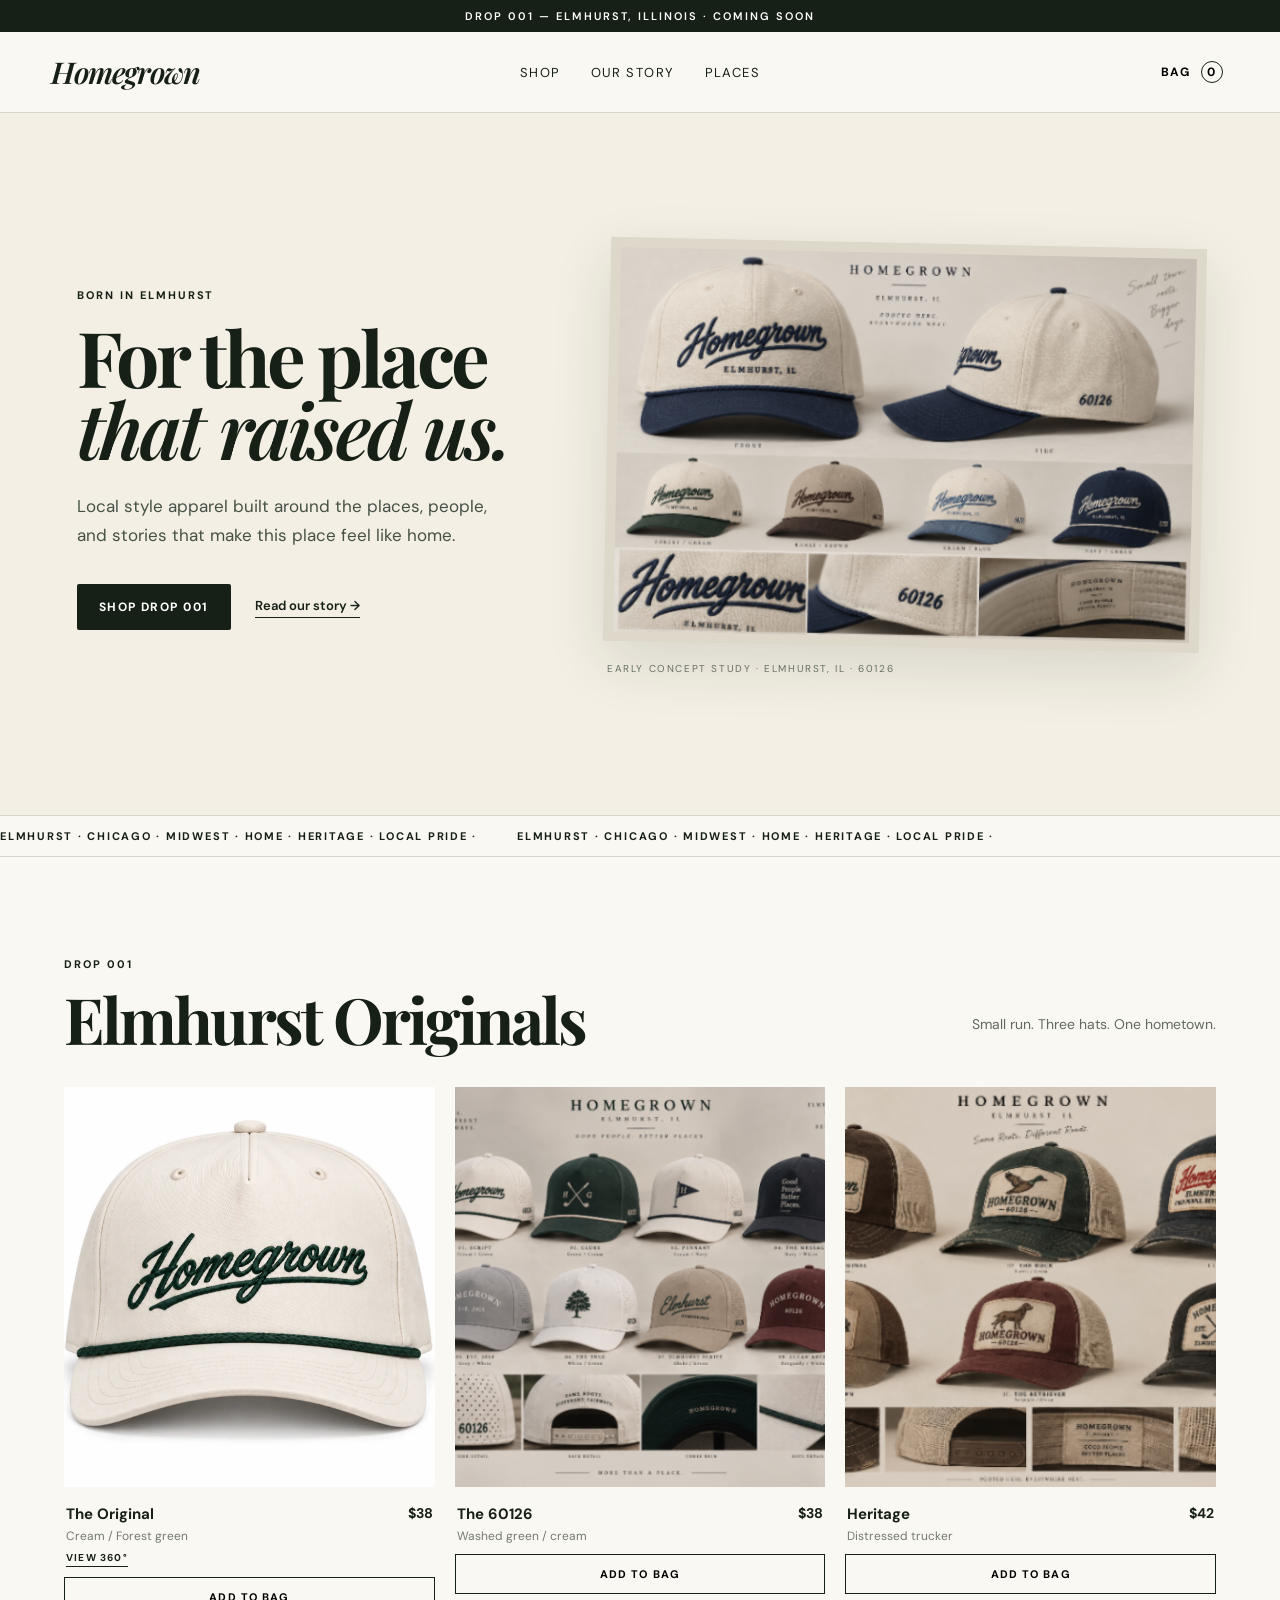
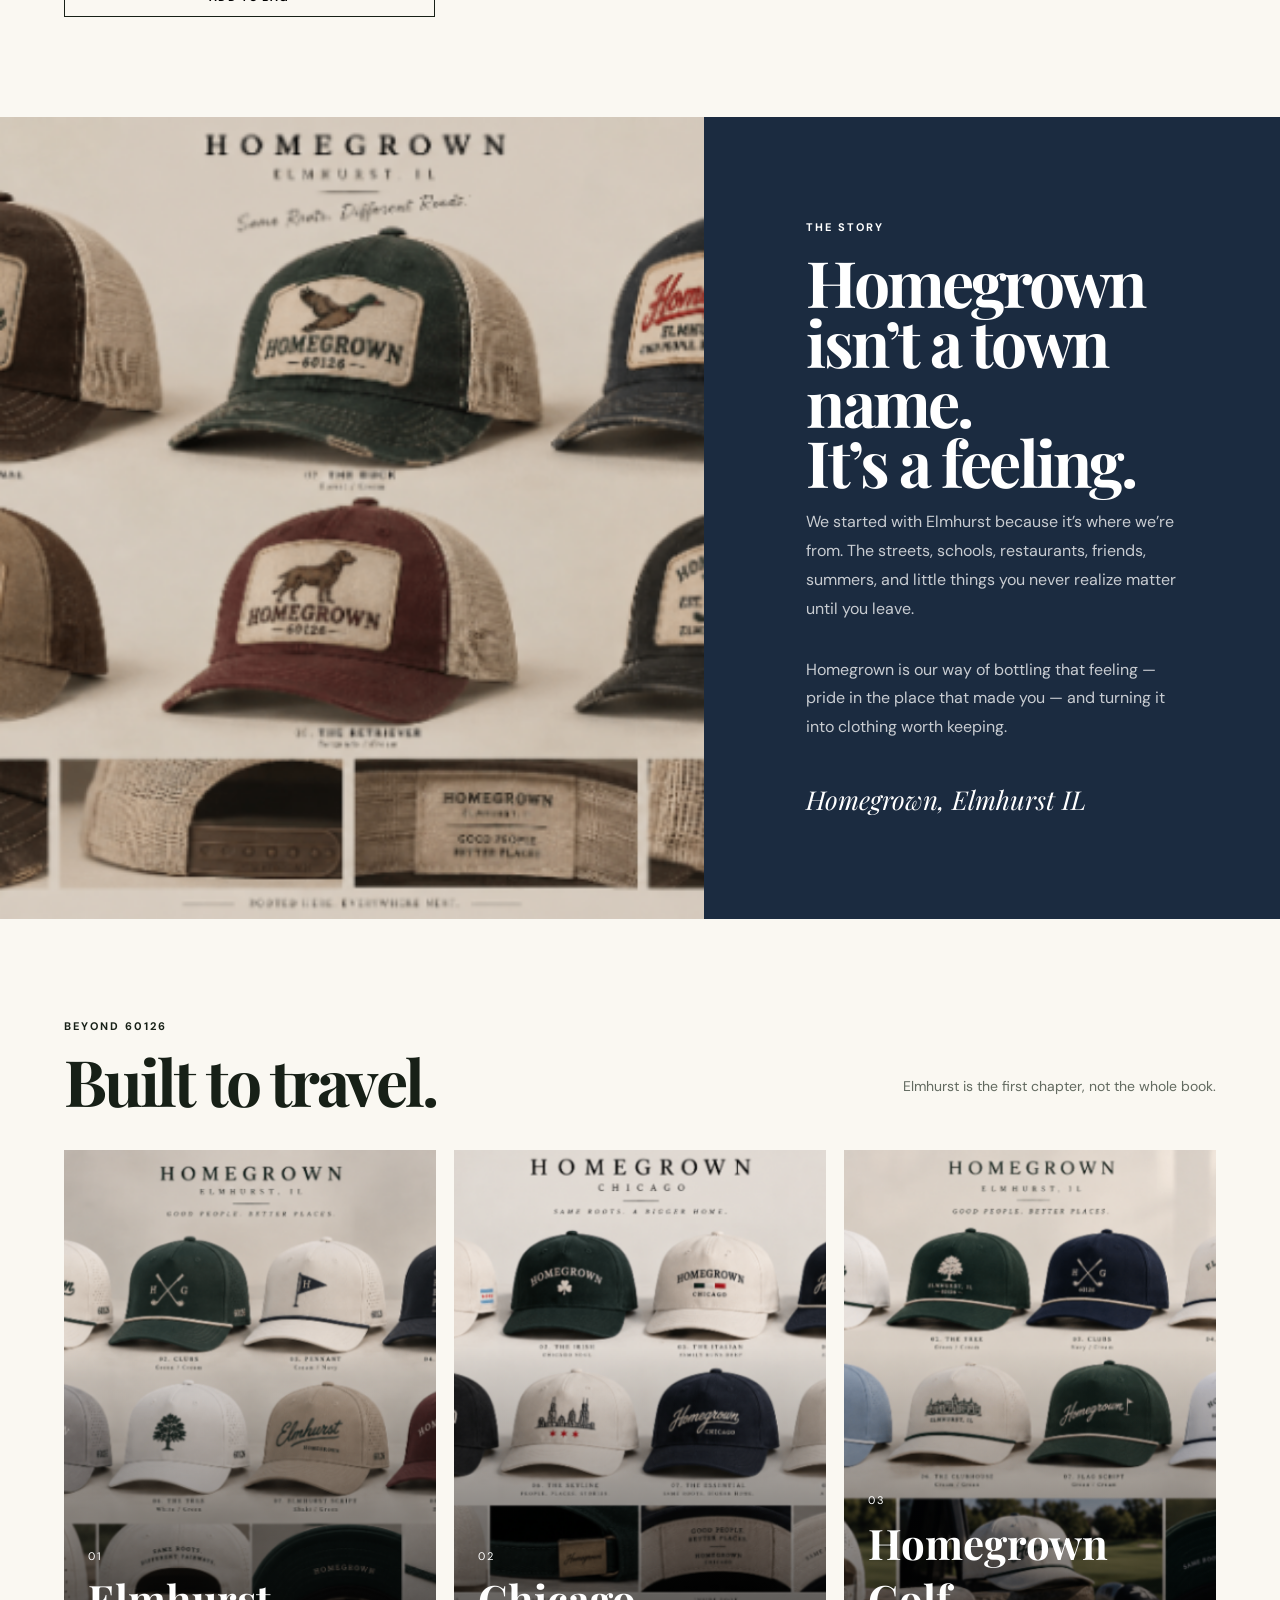
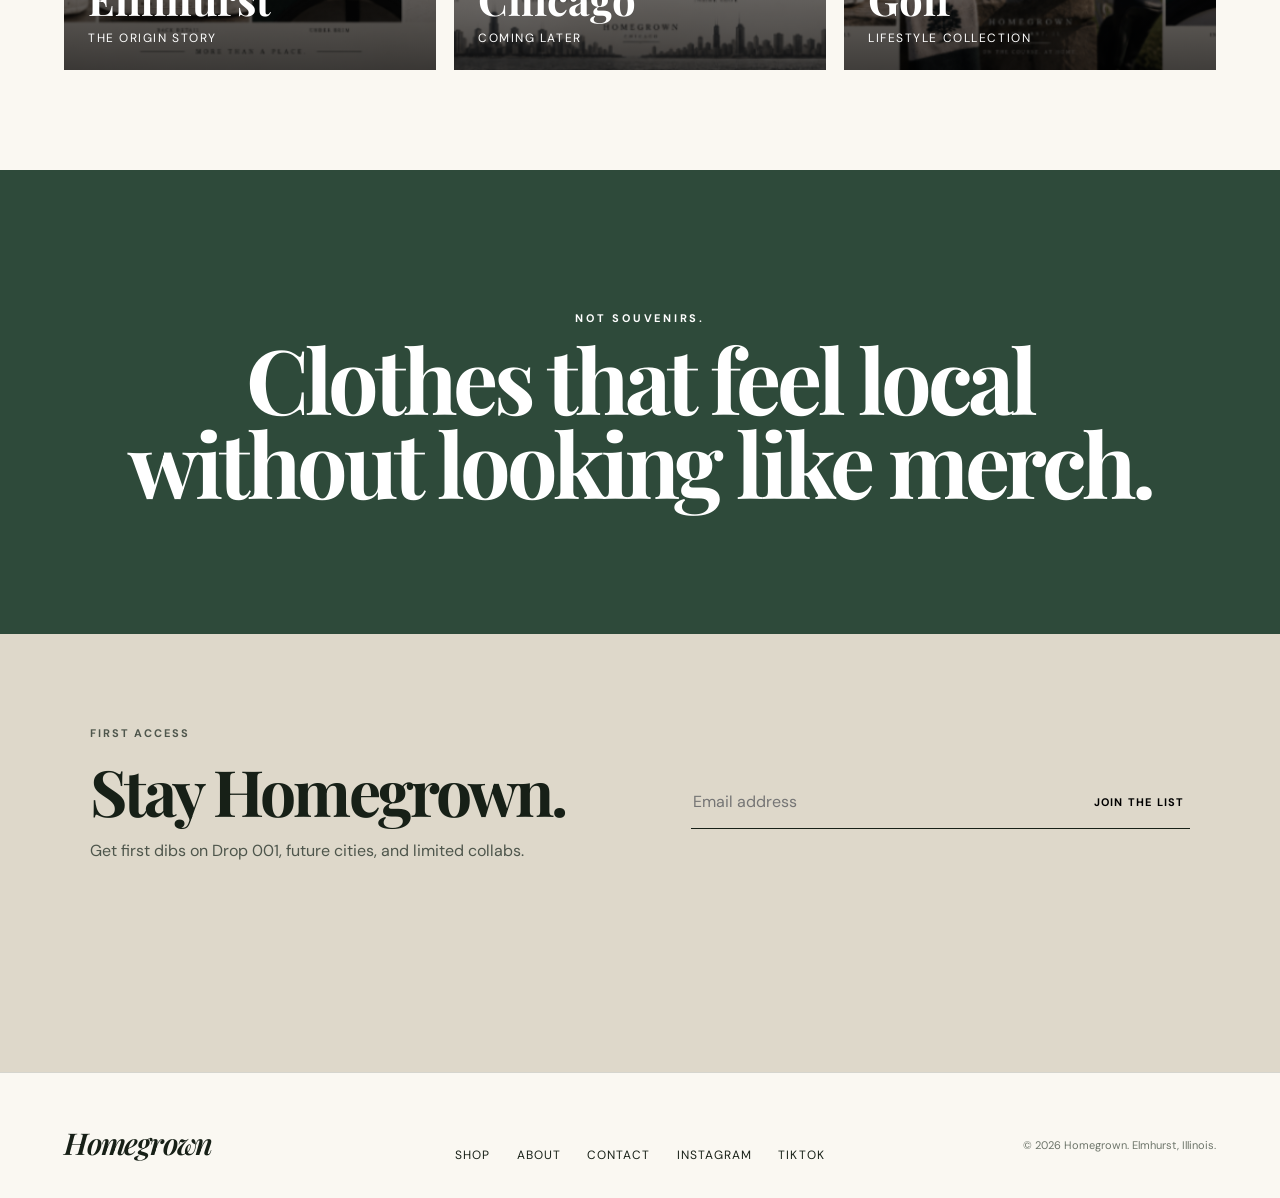
<file: index.html>
<!doctype html>
<html lang="en">
<head>
  <meta charset="utf-8" />
  <meta name="viewport" content="width=device-width,initial-scale=1" />
  <meta name="description" content="Homegrown — For the place that raised us." />
  <title>Homegrown — Drop 001</title>
  <link rel="preconnect" href="https://fonts.googleapis.com">
  <link rel="preconnect" href="https://fonts.gstatic.com" crossorigin>
  <link href="https://fonts.googleapis.com/css2?family=DM+Sans:wght@400;500;600;700&family=Playfair+Display:ital,wght@0,600;1,600&display=swap" rel="stylesheet">
  <link rel="stylesheet" href="styles.css" />
</head>
<body>
  <div class="announcement">DROP 001 — ELMHURST, ILLINOIS · COMING SOON</div>

  <header class="site-header">
    <a class="brand" href="#top" aria-label="Homegrown home">Homegrown</a>
    <nav class="desktop-nav" aria-label="Primary navigation">
      <a href="#shop">Shop</a>
      <a href="#story">Our Story</a>
      <a href="#places">Places</a>
    </nav>
    <button class="cart-button" id="cartButton" aria-label="Open cart">Bag <span id="cartCount">0</span></button>
  </header>

  <main id="top">
    <section class="hero">
      <div class="hero-copy reveal">
        <p class="eyebrow">Born in Elmhurst</p>
        <h1>For the place<br><em>that raised us.</em></h1>
        <p class="hero-sub">Local style apparel built around the places, people, and stories that make this place feel like home.</p>
        <div class="hero-actions">
          <a class="btn btn-dark" href="#shop">Shop Drop 001</a>
          <a class="text-link" href="#story">Read our story →</a>
        </div>
      </div>
      <div class="hero-art reveal delay-1">
        <div class="image-frame hero-frame">
          <img src="assets/original-board.png" alt="Homegrown Elmhurst hat concept board" />
        </div>
        <p class="caption">Early concept study · Elmhurst, IL · 60126</p>
      </div>
    </section>

    <section class="ticker" aria-label="Brand values">
      <div>ELMHURST · CHICAGO · MIDWEST · HOME · HERITAGE · LOCAL PRIDE ·</div>
      <div aria-hidden="true">ELMHURST · CHICAGO · MIDWEST · HOME · HERITAGE · LOCAL PRIDE ·</div>
    </section>

    <section class="section" id="shop">
      <div class="section-heading reveal">
        <div>
          <p class="eyebrow">Drop 001</p>
          <h2>Elmhurst Originals</h2>
        </div>
        <p class="section-note">Small run. Three hats. One hometown.</p>
      </div>

      <div class="product-grid">
        <article class="product-card reveal">
          <a class="product-link" href="product-original.html" aria-label="View The Original and 360 preview"><div class="product-image"><img src="assets/product/the-original-front.webp" alt="The Original Homegrown hat" /></div></a>
          <div class="product-info">
            <div><h3><a href="product-original.html">The Original</a></h3><p>Cream / Forest green</p><a class="view-360-link" href="product-original.html">View 360°</a></div>
            <span>$38</span>
          </div>
          <button class="quick-add" data-product="The Original" data-price="38">Add to bag</button>
        </article>

        <article class="product-card reveal delay-1">
          <div class="product-image"><img src="assets/elmhurst-board.png" alt="The 60126 Homegrown hat concept" /></div>
          <div class="product-info">
            <div><h3>The 60126</h3><p>Washed green / cream</p></div>
            <span>$38</span>
          </div>
          <button class="quick-add" data-product="The 60126" data-price="38">Add to bag</button>
        </article>

        <article class="product-card reveal delay-2">
          <div class="product-image"><img src="assets/heritage-board.png" alt="Heritage Homegrown trucker hat concept" /></div>
          <div class="product-info">
            <div><h3>Heritage</h3><p>Distressed trucker</p></div>
            <span>$42</span>
          </div>
          <button class="quick-add" data-product="Heritage" data-price="42">Add to bag</button>
        </article>
      </div>
    </section>

    <section class="story" id="story">
      <div class="story-image reveal">
        <img src="assets/heritage-board.png" alt="Rustic Homegrown hat concept collection" />
      </div>
      <div class="story-copy reveal delay-1">
        <p class="eyebrow">The story</p>
        <h2>Homegrown isn’t a town name.<br>It’s a feeling.</h2>
        <p>We started with Elmhurst because it’s where we’re from. The streets, schools, restaurants, friends, summers, and little things you never realize matter until you leave.</p>
        <p>Homegrown is our way of bottling that feeling — pride in the place that made you — and turning it into clothing worth keeping.</p>
        <div class="signature">Homegrown, Elmhurst IL</div>
      </div>
    </section>

    <section class="section places" id="places">
      <div class="section-heading reveal">
        <div>
          <p class="eyebrow">Beyond 60126</p>
          <h2>Built to travel.</h2>
        </div>
        <p class="section-note">Elmhurst is the first chapter, not the whole book.</p>
      </div>

      <div class="collection-grid">
        <a class="collection-card reveal" href="#shop">
          <img src="assets/elmhurst-board.png" alt="Elmhurst Homegrown collection" />
          <div class="collection-overlay"><span>01</span><h3>Elmhurst</h3><p>The origin story</p></div>
        </a>
        <a class="collection-card reveal delay-1" href="#newsletter">
          <img src="assets/chicago-board.png" alt="Chicago Homegrown collection concept" />
          <div class="collection-overlay"><span>02</span><h3>Chicago</h3><p>Coming later</p></div>
        </a>
        <a class="collection-card reveal delay-2" href="#newsletter">
          <img src="assets/golf-board.png" alt="Homegrown golf collection concept" />
          <div class="collection-overlay"><span>03</span><h3>Homegrown Golf</h3><p>Lifestyle collection</p></div>
        </a>
      </div>
    </section>

    <section class="manifesto reveal">
      <p>NOT SOUVENIRS.</p>
      <h2>Clothes that feel local<br>without looking like merch.</h2>
    </section>

    <section class="newsletter" id="newsletter">
      <div>
        <p class="eyebrow">First access</p>
        <h2>Stay Homegrown.</h2>
        <p>Get first dibs on Drop 001, future cities, and limited collabs.</p>
      </div>
      <form id="newsletterForm">
        <label class="sr-only" for="email">Email address</label>
        <input id="email" type="email" placeholder="Email address" required />
        <button type="submit">Join the list</button>
      </form>
      <p class="form-message" id="formMessage" role="status"></p>
    </section>
  </main>

  <footer>
    <div class="footer-brand">Homegrown</div>
    <div class="footer-links"><a href="#shop">Shop</a><a href="#story">About</a><a href="mailto:hello@homegrown.example">Contact</a><a href="#">Instagram</a><a href="#">TikTok</a></div>
    <p>© 2026 Homegrown. Elmhurst, Illinois.</p>
  </footer>

  <aside class="cart-drawer" id="cartDrawer" aria-hidden="true">
    <div class="cart-header"><h2>Your bag</h2><button id="cartClose" aria-label="Close cart">×</button></div>
    <div id="cartItems" class="cart-items"><p class="empty-cart">Your bag is empty.</p></div>
    <div class="cart-footer">
      <div class="cart-total"><span>Subtotal</span><strong id="cartTotal">$0</strong></div>
      <button class="checkout" id="checkoutButton">Checkout</button>
      <p>Demo storefront — connect Shopify, Stripe, or another checkout later.</p>
    </div>
  </aside>
  <div class="scrim" id="scrim"></div>

  <script src="script.js"></script>
</body>
</html>
</file>
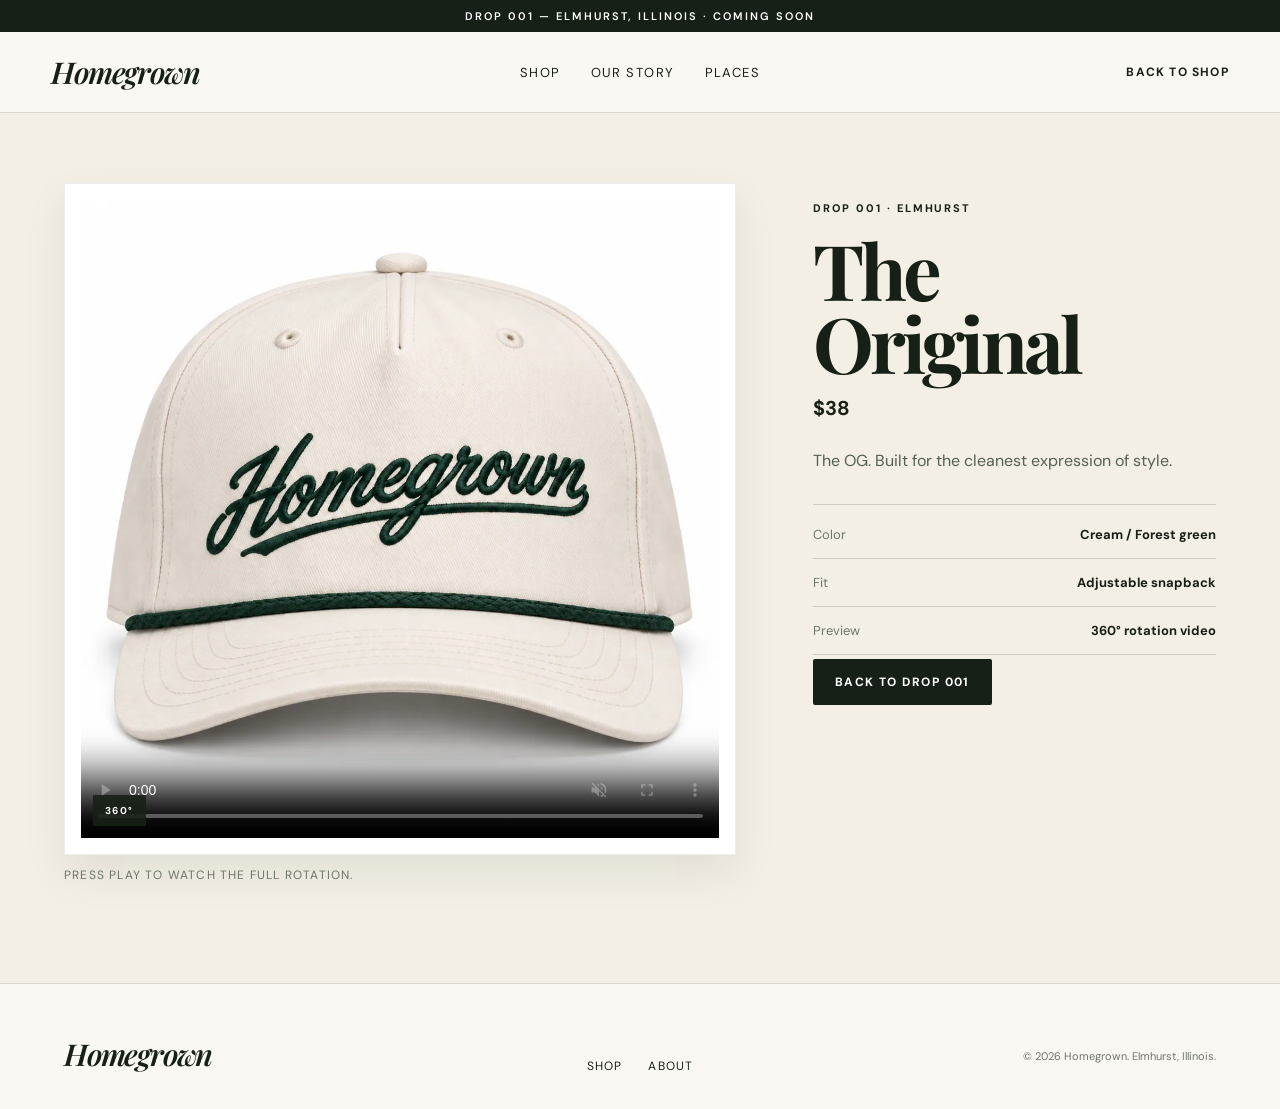
<file: product-original.html>
<!doctype html>
<html lang="en">
<head>
  <meta charset="utf-8" />
  <meta name="viewport" content="width=device-width,initial-scale=1" />
  <meta name="description" content="The Original by Homegrown — 360 product preview." />
  <title>The Original — Homegrown</title>
  <link rel="preconnect" href="https://fonts.googleapis.com">
  <link rel="preconnect" href="https://fonts.gstatic.com" crossorigin>
  <link href="https://fonts.googleapis.com/css2?family=DM+Sans:wght@400;500;600;700&family=Playfair+Display:ital,wght@0,600;1,600&display=swap" rel="stylesheet">
  <link rel="stylesheet" href="styles.css" />
</head>
<body>
  <div class="announcement">DROP 001 — ELMHURST, ILLINOIS · COMING SOON</div>
  <header class="site-header">
    <a class="brand" href="index.html" aria-label="Homegrown home">Homegrown</a>
    <nav class="desktop-nav" aria-label="Primary navigation">
      <a href="index.html#shop">Shop</a>
      <a href="index.html#story">Our Story</a>
      <a href="index.html#places">Places</a>
    </nav>
    <a class="cart-button" href="index.html#shop">Back to shop</a>
  </header>

  <main class="product-page">
    <section class="product-detail">
      <div class="product-detail-media">
        <div class="product-video-viewer">
          <video class="product-360-video" controls loop muted playsinline preload="metadata" poster="assets/product/the-original-front.webp">
            <source src="assets/the-original-360.mp4" type="video/mp4" />
            Your browser does not support the video tag.
          </video>
          <div class="video-badge">360°</div>
        </div>
        <p class="video-note">Press play to watch the full rotation.</p>
      </div>

      <div class="product-detail-copy">
        <p class="eyebrow">Drop 001 · Elmhurst</p>
        <h1>The Original</h1>
        <div class="detail-price">$38</div>
        <p class="detail-description">The OG. Built for the cleanest expression of style. </p>
        <div class="detail-rule"></div>
        <div class="detail-meta"><span>Color</span><strong>Cream / Forest green</strong></div>
        <div class="detail-meta"><span>Fit</span><strong>Adjustable snapback</strong></div>
        <div class="detail-meta"><span>Preview</span><strong>360° rotation video</strong></div>
        <a class="btn btn-dark detail-add" href="index.html#shop">Back to Drop 001</a>
      </div>
    </section>
  </main>

  <footer>
    <div class="footer-brand">Homegrown</div>
    <div class="footer-links"><a href="index.html#shop">Shop</a><a href="index.html#story">About</a></div>
    <p>© 2026 Homegrown. Elmhurst, Illinois.</p>
  </footer>

  <script src="script.js"></script>
</body>
</html>
</file>
<file: styles.css>
:root{
  --cream:#f3efe4;
  --paper:#faf8f2;
  --ink:#172017;
  --navy:#1b2b40;
  --green:#2e4a3a;
  --red:#7b302c;
  --line:rgba(23,32,23,.16);
}
*{box-sizing:border-box}
html{scroll-behavior:smooth}
body{margin:0;background:var(--paper);color:var(--ink);font-family:"DM Sans",Arial,sans-serif}
img{width:100%;display:block}
a{color:inherit;text-decoration:none}
button,input{font:inherit}
.announcement{background:var(--ink);color:#fff;text-align:center;padding:9px 18px;font-size:11px;letter-spacing:.18em;font-weight:600}
.site-header{position:sticky;top:0;z-index:20;display:grid;grid-template-columns:1fr auto 1fr;align-items:center;padding:20px 4vw;border-bottom:1px solid var(--line);background:rgba(250,248,242,.9);backdrop-filter:blur(14px)}
.brand,.footer-brand{font-family:"Playfair Display",serif;font-style:italic;font-weight:600;font-size:30px;letter-spacing:-.04em}
.desktop-nav{display:flex;gap:30px;font-size:13px;text-transform:uppercase;letter-spacing:.11em}
.desktop-nav a,.footer-links a{transition:opacity .2s}.desktop-nav a:hover,.footer-links a:hover{opacity:.55}
.cart-button{justify-self:end;background:none;border:0;cursor:pointer;text-transform:uppercase;letter-spacing:.1em;font-size:12px;font-weight:700}.cart-button span{display:inline-grid;place-items:center;width:22px;height:22px;border:1px solid var(--ink);border-radius:50%;margin-left:6px}
.hero{min-height:78vh;display:grid;grid-template-columns:.85fr 1.15fr;gap:7vw;align-items:center;padding:70px 6vw 80px;background:var(--cream)}
.eyebrow{text-transform:uppercase;letter-spacing:.18em;font-size:11px;font-weight:700;margin:0 0 18px}
.hero h1,.section h2,.story h2,.newsletter h2,.manifesto h2{font-family:"Playfair Display",serif;font-size:clamp(48px,6vw,92px);line-height:.94;letter-spacing:-.045em;margin:0}.hero h1 em{font-weight:600}
.hero-sub{max-width:540px;font-size:17px;line-height:1.7;color:#465045;margin:28px 0 34px}.hero-actions{display:flex;align-items:center;gap:24px;flex-wrap:wrap}.btn{display:inline-block;padding:15px 22px;border-radius:2px;text-transform:uppercase;letter-spacing:.12em;font-size:12px;font-weight:700}.btn-dark{background:var(--ink);color:#fff}.text-link{font-size:13px;font-weight:600;border-bottom:1px solid var(--ink);padding-bottom:3px}.image-frame{background:#ded8ca;padding:10px;box-shadow:0 20px 60px rgba(24,30,21,.12)}.hero-frame{transform:rotate(1.2deg)}.caption{font-size:10px;text-transform:uppercase;letter-spacing:.16em;margin:14px 0 0;color:#6c746a}
.ticker{overflow:hidden;display:flex;gap:40px;border-block:1px solid var(--line);padding:13px 0;background:var(--paper);white-space:nowrap}.ticker div{animation:ticker 25s linear infinite;font-size:11px;font-weight:700;letter-spacing:.16em}@keyframes ticker{to{transform:translateX(-100%)}}
.section{padding:100px 5vw}.section-heading{display:flex;justify-content:space-between;align-items:end;gap:30px;margin-bottom:38px}.section-heading h2,.story h2,.newsletter h2{font-size:clamp(38px,5vw,68px)}.section-note{max-width:320px;color:#626a60;font-size:14px;line-height:1.6}


.product-grid{display:grid;grid-template-columns:repeat(3,1fr);gap:20px}.product-card{position:relative}.product-image{aspect-ratio:1/1.08;overflow:hidden;background:#ece8dd}.product-image img{height:100%;object-fit:cover;transition:transform .5s ease}.product-card:hover .product-image img{transform:scale(1.025)}.product-info{display:flex;justify-content:space-between;gap:20px;padding:17px 2px 10px}.product-info h3{margin:0 0 4px;font-size:15px}.product-info p{margin:0;color:#737a70;font-size:12px}.product-info span{font-size:14px;font-weight:700}.quick-add{width:100%;border:1px solid var(--ink);background:transparent;padding:12px;cursor:pointer;text-transform:uppercase;letter-spacing:.1em;font-size:11px;font-weight:700;transition:.2s}.quick-add:hover{background:var(--ink);color:#fff}
.story{display:grid;grid-template-columns:1.1fr .9fr;min-height:720px}.story-image{overflow:hidden}.story-image img{height:100%;object-fit:cover}.story-copy{background:var(--navy);color:#fff;display:flex;flex-direction:column;justify-content:center;padding:8vw}.story-copy p:not(.eyebrow){font-size:16px;line-height:1.8;color:rgba(255,255,255,.76);max-width:600px}.signature{font-family:"Playfair Display",serif;font-style:italic;font-size:26px;margin-top:24px}
.collection-grid{display:grid;grid-template-columns:repeat(3,1fr);gap:18px}.collection-card{position:relative;min-height:520px;overflow:hidden;background:#ddd}.collection-card img{height:100%;object-fit:cover;position:absolute;inset:0;transition:transform .55s}.collection-card:hover img{transform:scale(1.035)}.collection-card:after{content:"";position:absolute;inset:0;background:linear-gradient(180deg,transparent 38%,rgba(0,0,0,.72))}.collection-overlay{position:absolute;z-index:2;left:24px;right:24px;bottom:24px;color:white}.collection-overlay span{font-size:11px;letter-spacing:.18em}.collection-overlay h3{font-family:"Playfair Display",serif;font-size:42px;margin:6px 0 3px}.collection-overlay p{margin:0;font-size:12px;text-transform:uppercase;letter-spacing:.13em}
.manifesto{padding:130px 8vw;text-align:center;background:var(--green);color:white}.manifesto p{letter-spacing:.25em;font-size:11px;font-weight:700}.manifesto h2{font-size:clamp(48px,7vw,100px)}
.newsletter{padding:90px 7vw;display:grid;grid-template-columns:1fr 1fr;gap:8vw;align-items:center;background:#ded8ca}.newsletter p{line-height:1.7;color:#4e564c}.newsletter form{display:flex;border-bottom:1px solid var(--ink)}.newsletter input{flex:1;border:0;background:transparent;padding:16px 2px;outline:none}.newsletter button{border:0;background:none;font-weight:700;text-transform:uppercase;letter-spacing:.11em;font-size:11px;cursor:pointer}.form-message{grid-column:2;font-size:12px;margin-top:-6vw}
footer{padding:50px 5vw 35px;display:grid;grid-template-columns:1fr 2fr 1fr;align-items:end;gap:30px;border-top:1px solid var(--line)}.footer-links{display:flex;justify-content:center;gap:26px;font-size:12px;text-transform:uppercase;letter-spacing:.09em}footer p{justify-self:end;font-size:11px;color:#6d756a}
.cart-drawer{position:fixed;z-index:40;top:0;right:0;width:min(430px,100%);height:100dvh;background:var(--paper);transform:translateX(100%);transition:transform .3s ease;display:flex;flex-direction:column;padding:24px}.cart-drawer.open{transform:none}.cart-header{display:flex;justify-content:space-between;align-items:center;border-bottom:1px solid var(--line);padding-bottom:18px}.cart-header h2{font-family:"Playfair Display",serif;font-size:32px;margin:0}.cart-header button{font-size:34px;border:0;background:none;cursor:pointer}.cart-items{flex:1;padding:22px 0;overflow:auto}.empty-cart{color:#777}.cart-line{display:flex;justify-content:space-between;padding:14px 0;border-bottom:1px solid var(--line)}.cart-line small{display:block;color:#777;margin-top:4px}.cart-footer{border-top:1px solid var(--line);padding-top:18px}.cart-total{display:flex;justify-content:space-between;margin-bottom:16px}.checkout{width:100%;padding:15px;border:0;background:var(--ink);color:#fff;text-transform:uppercase;letter-spacing:.13em;font-weight:700;cursor:pointer}.cart-footer p{font-size:10px;color:#777;line-height:1.5}.scrim{position:fixed;inset:0;z-index:30;background:rgba(0,0,0,.32);opacity:0;pointer-events:none;transition:.3s}.scrim.show{opacity:1;pointer-events:auto}
.reveal{opacity:0;transform:translateY(18px);transition:opacity .7s ease,transform .7s ease}.reveal.visible{opacity:1;transform:none}.delay-1{transition-delay:.08s}.delay-2{transition-delay:.16s}.sr-only{position:absolute;width:1px;height:1px;padding:0;margin:-1px;overflow:hidden;clip:rect(0,0,0,0);white-space:nowrap;border:0}
@media(max-width:900px){.site-header{grid-template-columns:1fr 1fr}.desktop-nav{display:none}.hero{grid-template-columns:1fr;padding-top:50px}.hero-art{margin-top:15px}.product-grid,.collection-grid{grid-template-columns:1fr 1fr}.product-card:last-child,.collection-card:last-child{grid-column:span 2}.story{grid-template-columns:1fr}.story-image{min-height:500px}.newsletter{grid-template-columns:1fr}.form-message{grid-column:1;margin-top:0}footer{grid-template-columns:1fr}.footer-links{justify-content:flex-start;flex-wrap:wrap}footer p{justify-self:start}}
@media(max-width:620px){.announcement{font-size:9px}.site-header{padding:16px 20px}.brand{font-size:26px}.hero{padding:45px 22px 55px}.hero h1{font-size:52px}.section{padding:75px 20px}.section-heading{align-items:start;flex-direction:column}.product-grid,.collection-grid{grid-template-columns:1fr}.product-card:last-child,.collection-card:last-child{grid-column:auto}.collection-card{min-height:430px}.story-image{min-height:370px}.story-copy{padding:70px 24px}.manifesto{padding:90px 20px}.newsletter{padding:70px 24px}footer{padding:40px 22px}.footer-links{gap:16px}.hero-actions{align-items:flex-start;flex-direction:column}}

/* Product-card link into dedicated 360 page */
.product-link{display:block}.view-360-link{display:inline-block;margin-top:7px;font-size:10px;text-transform:uppercase;letter-spacing:.12em;font-weight:700;border-bottom:1px solid currentColor;padding-bottom:2px}.product-info h3 a:hover,.view-360-link:hover{opacity:.6}

/* Dedicated product / 360 page */
.product-page{min-height:75vh;background:var(--cream);padding:70px 5vw 100px}
.product-detail{max-width:1400px;margin:0 auto;display:grid;grid-template-columns:minmax(0,1.25fr) minmax(320px,.75fr);gap:6vw;align-items:start}
.product-detail-media{min-width:0}.product-spin-viewer{background:#fff;padding:18px;box-shadow:0 20px 55px rgba(24,30,21,.1)}.product-spin-viewer:focus{outline:1px solid var(--ink);outline-offset:3px}.spin-badge{position:absolute;left:18px;bottom:18px;background:rgba(23,32,23,.88);color:#fff;padding:9px 12px;font-size:10px;text-transform:uppercase;letter-spacing:.12em;font-weight:700;pointer-events:none}
.product-detail-copy{position:sticky;top:110px;padding-top:18px}.product-detail-copy h1{font-family:"Playfair Display",serif;font-size:clamp(52px,6vw,88px);line-height:.95;letter-spacing:-.05em;margin:0 0 16px}.detail-price{font-size:20px;font-weight:700;margin-bottom:26px}.detail-description{font-size:16px;line-height:1.8;color:#536052;max-width:520px}.detail-rule{height:1px;background:var(--line);margin:28px 0 6px}.detail-meta{display:flex;justify-content:space-between;gap:24px;padding:15px 0;border-bottom:1px solid var(--line);font-size:13px}.detail-meta span{color:#6e776c}.detail-spin-buttons{margin-top:24px}.frame-count{font-size:11px;letter-spacing:.15em;text-transform:uppercase;color:#6f776d;margin:14px 0 26px}.detail-add{margin-top:4px}
@media(max-width:900px){.product-detail{grid-template-columns:1fr}.product-detail-copy{position:static}.product-page{padding-top:45px}}
@media(max-width:620px){.product-page{padding:32px 20px 70px}.product-spin-viewer{padding:8px}.spin-badge{left:10px;bottom:10px}.product-detail-copy h1{font-size:54px}}

.product-video-viewer{position:relative;background:#fff;border:1px solid rgba(23,32,23,.08);box-shadow:0 18px 40px rgba(24,30,21,.08);padding:16px;aspect-ratio:1/1;display:grid;place-items:center;overflow:hidden}
.product-360-video{width:100%;height:100%;object-fit:contain;background:#fff;display:block}
.video-badge{position:absolute;left:28px;bottom:28px;background:rgba(23,32,23,.88);color:#fff;padding:9px 12px;font-size:10px;text-transform:uppercase;letter-spacing:.14em;font-weight:700;pointer-events:none}
.video-note{margin:12px 0 0;color:#70786d;font-size:12px;text-transform:uppercase;letter-spacing:.1em}
</file>
